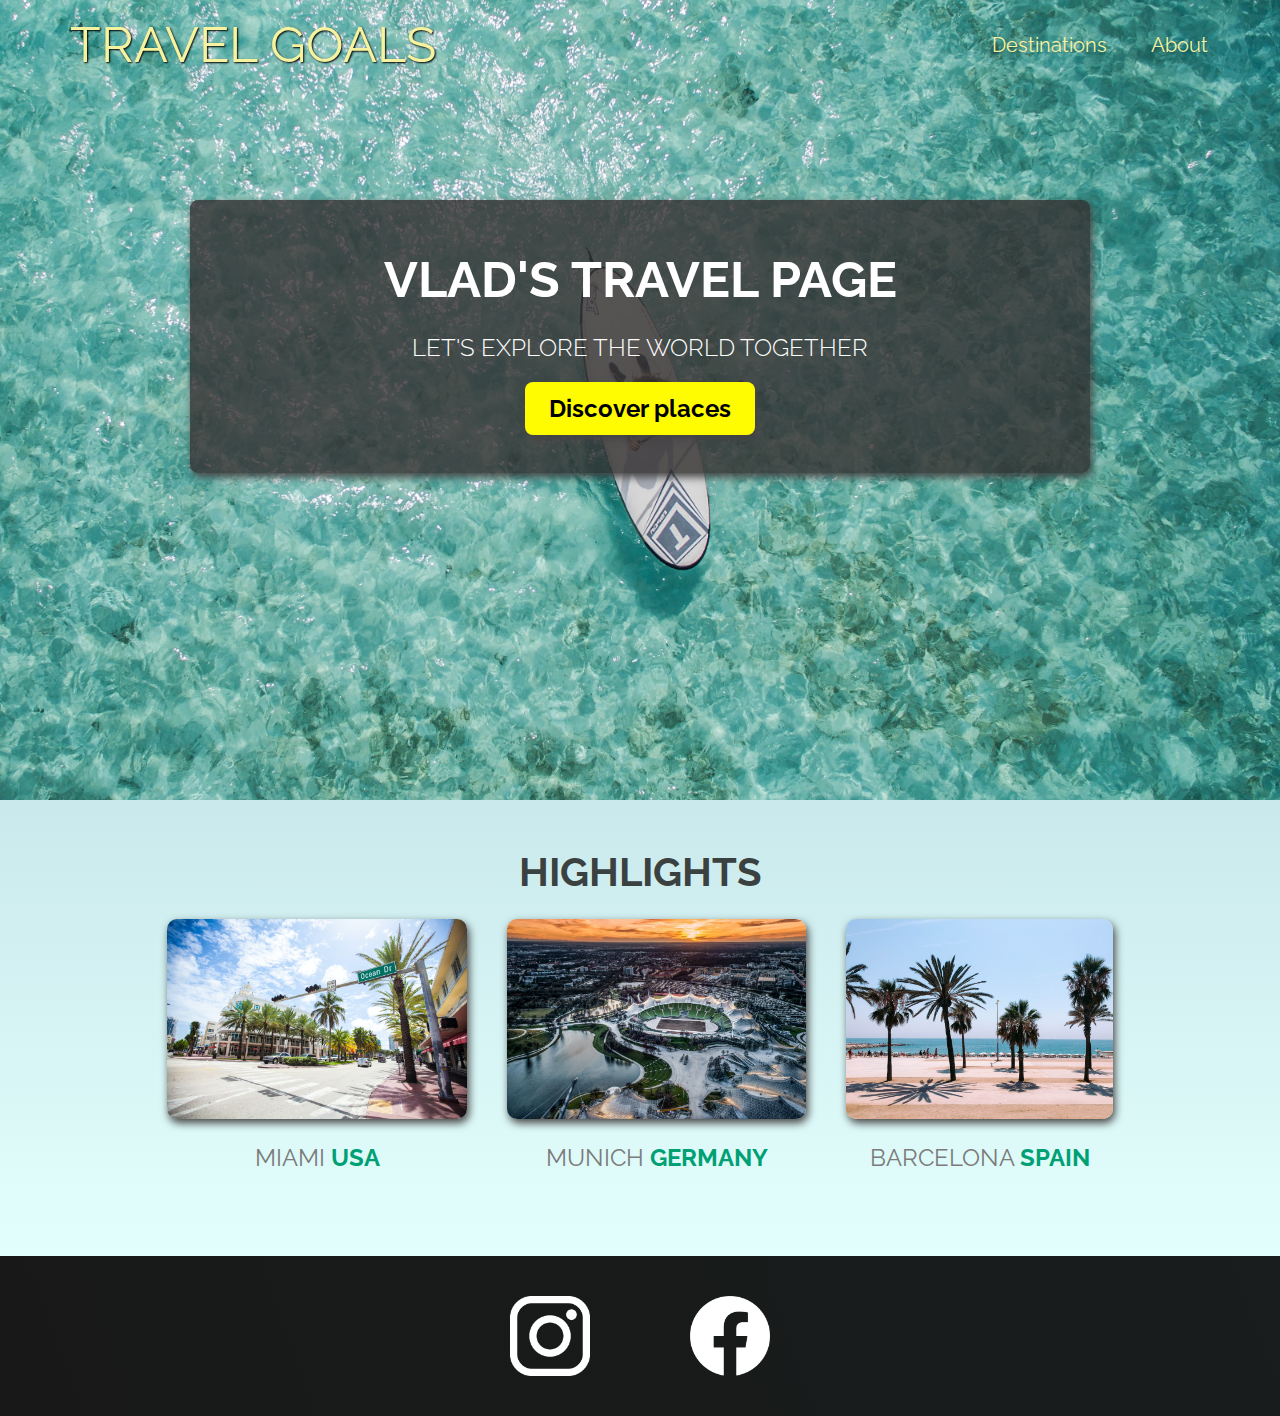
<file: index.html>
<!DOCTYPE html>
<html lang="en">

<head>
    <meta charset="UTF-8">
    <meta name="viewport" content="width=device-width, initial-scale=1.0">
    <link rel="stylesheet" href="styles.css">
    <link rel="stylesheet" href="shared.css">
    <link
        href="https://fonts.googleapis.com/css2?family=Raleway:wght@700&family=Oleo+Script:wght@700&family=Quicksand:wght@300;500;700&display=swap"
        rel="stylesheet" />
    <title>Travel Goals</title>

</head>

<body>
    <header>
        <div id="page-logo">
            <a href="/index.html">Travel Goals</a>
        </div>
        <nav>
            <ul>
                <li><a href="places.html">Destinations</a></li>
                <li><a href="about.html">About</a></li>
            </ul>
        </nav>
    </header>
    <main>
        <section id="hero">
            <div id="hero-content">
                <h1>Vlad's Travel Page</h1>
                <p>Let's explore the world together</p>
                <a href="/places.html">Discover places</a>
            </div>
        </section>
        <section id="highlights">
            <h2>Highlights</h2>
            <ul id="destinations">
                <li class="destination">
                    <img src="/images/places/miami.jpg" alt="Miami streets on sunny day">
                    <p>Miami <strong>USA</strong> </p>
                </li>
                <li class="destination">
                    <img src="/images/places/munich.jpg" alt="Munich football stadium in winter">
                    <p>Munich <strong>Germany</strong> </p>
                </li>
                <li class="destination">
                    <img src="/images/places/barcelona.jpg" alt="Barcelona">
                    <p>Barcelona <strong>Spain</strong> </p>
                </li>
            </ul>
        </section>
    </main>

    <footer>
        <ul>
            <li><a href="https://www.instagram.com"><img src="/images/icons/insta.png" alt="Instagram logo"></a></li>
            <li><a href="https://www.facebook.com"><img src="/images/icons/facebook.png" alt="Facebook logo"></a></li>
        </ul>
    </footer>
</body>

</html>
</file>
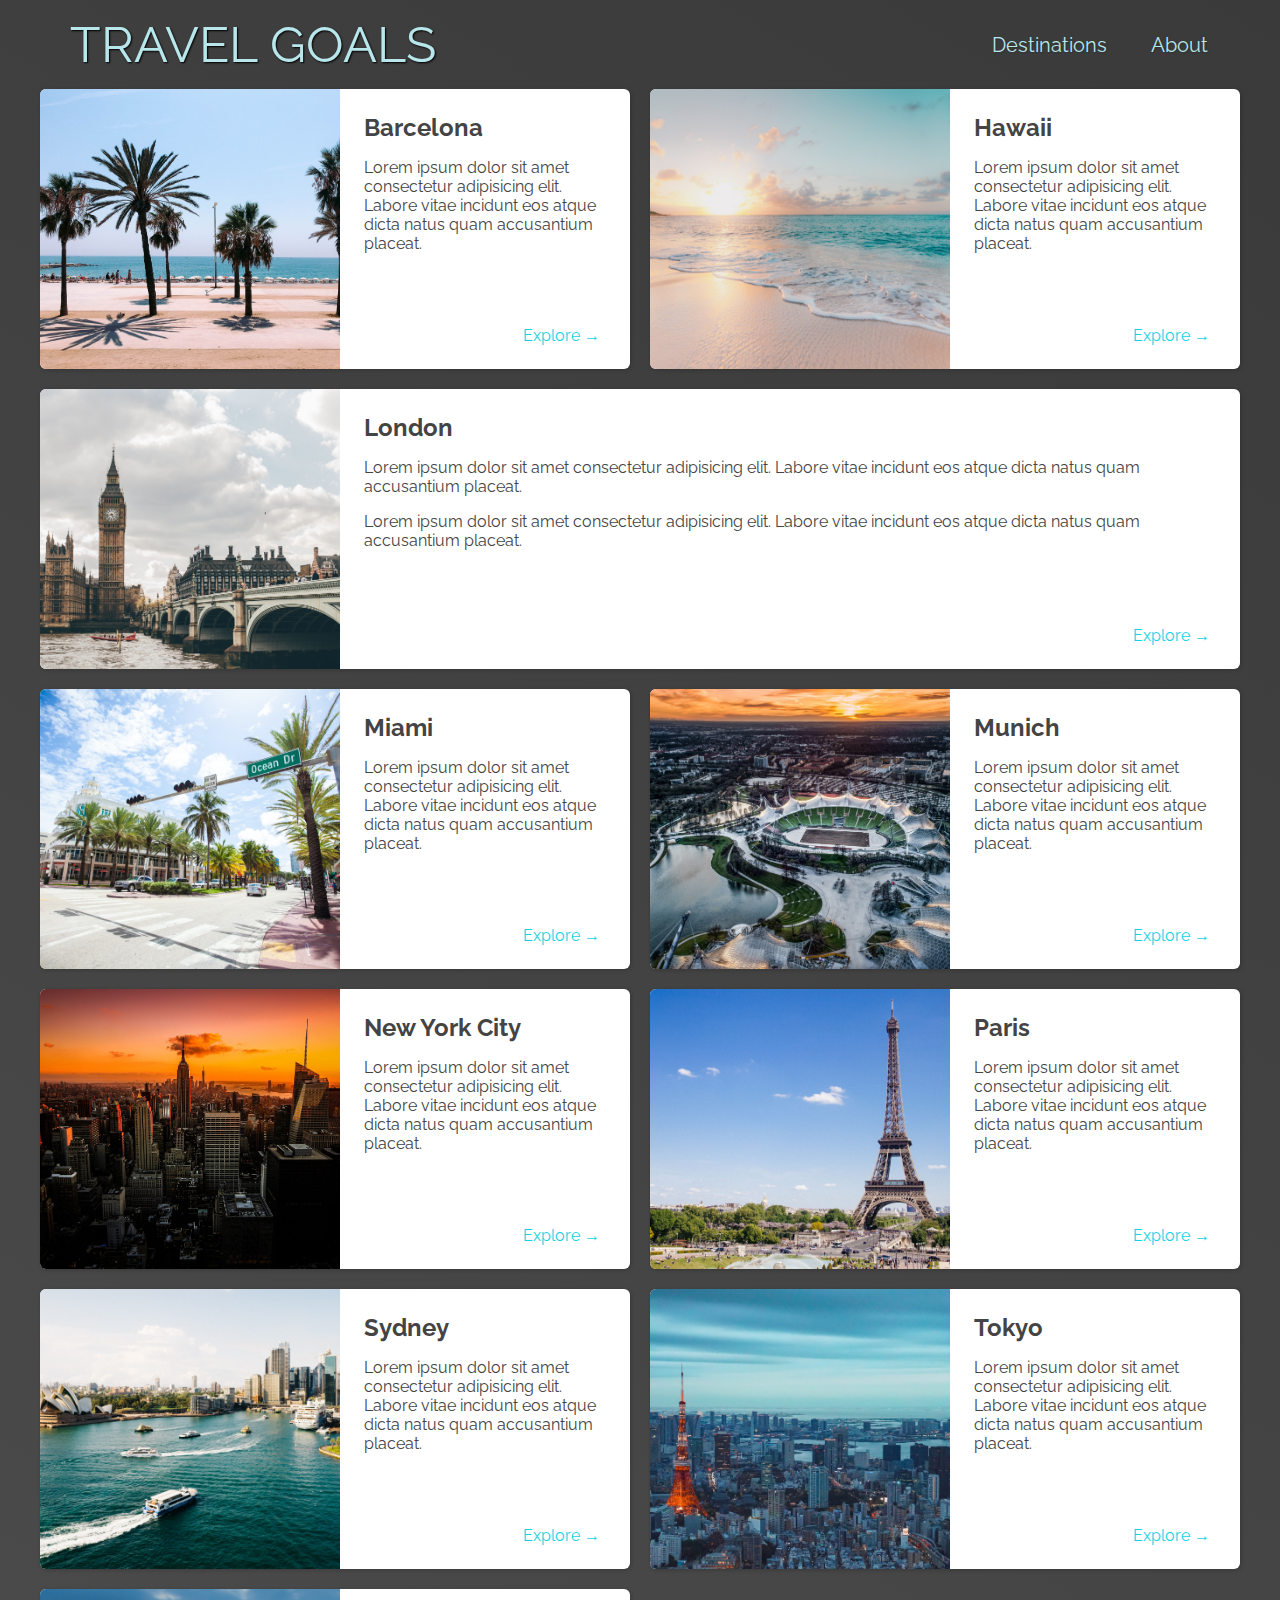
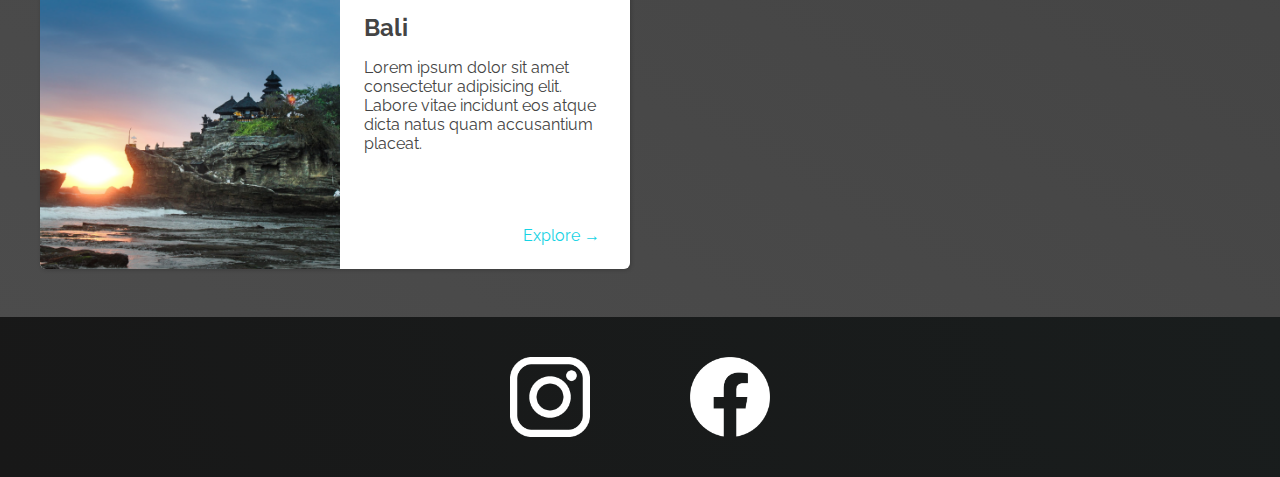
<file: places.html>
<!DOCTYPE html>
<html lang="en">

<head>
    <meta charset="UTF-8">
    <meta name="viewport" content="width=device-width, initial-scale=1.0">

    <link rel="stylesheet" href="shared.css">
    <link rel="stylesheet" href="places.css">
    <link
        href="https://fonts.googleapis.com/css2?family=Raleway:wght@700&family=Oleo+Script:wght@700&family=Quicksand:wght@300;500;700&display=swap"
        rel="stylesheet" />
    <title>Travel Goals</title>

</head>

<body>
    <header>
        <div id="page-logo">
            <a href="/index.html">Travel Goals</a>
        </div>
        <nav>
            <ul>
                <li><a href="places.html">Destinations</a></li>
                <li><a href="about.html">About</a></li>
            </ul>
        </nav>
    </header>
    <main>
        <ul>
            <li>
                <img src="images/places/barcelona.jpg" alt="City of Barcelona" />
                <div class="item-content">
                    <div>
                        <h2>Barcelona</h2>
                        <p>
                            Lorem ipsum dolor sit amet consectetur adipisicing elit. Labore
                            vitae incidunt eos atque dicta natus quam accusantium placeat.
                        </p>
                    </div>
                    <div class="actions">
                        <a href="https://en.wikipedia.org/wiki/Barcelona">Explore &#x2192</a>
                    </div>
                </div>
            </li>
            <li>
                <img src="images/places/hawaii.jpg" alt="Hawaii beach" />
                <div class="item-content">
                    <div>
                        <h2>Hawaii</h2>
                        <p>
                            Lorem ipsum dolor sit amet consectetur adipisicing elit. Labore
                            vitae incidunt eos atque dicta natus quam accusantium placeat.
                        </p>
                    </div>
                    <div class="actions">
                        <a href="hhttps://en.wikipedia.org/wiki/Hawaii">Explore &#x2192</a>
                    </div>
                </div>
            </li>
            <li id="london">
                <img src="images/places/london.jpg" alt="London city" />
                <div class="item-content">
                    <div>
                        <h2>London</h2>
                        <p>
                            Lorem ipsum dolor sit amet consectetur adipisicing elit. Labore
                            vitae incidunt eos atque dicta natus quam accusantium placeat.
                        </p>
                        <p>
                            Lorem ipsum dolor sit amet consectetur adipisicing elit. Labore
                            vitae incidunt eos atque dicta natus quam accusantium placeat.
                        </p>
                    </div>
                    <div class="actions">
                        <a href="https://en.wikipedia.org/wiki/London">Explore &#x2192</a>
                    </div>
                </div>
            </li>
            <li>
                <img src="images/places/miami.jpg" alt="Miami streets" />
                <div class="item-content">
                    <div>
                        <h2>Miami</h2>
                        <p>
                            Lorem ipsum dolor sit amet consectetur adipisicing elit. Labore
                            vitae incidunt eos atque dicta natus quam accusantium placeat.
                        </p>
                    </div>
                    <div class="actions">
                        <a href="https://en.wikipedia.org/wiki/Miami">Explore &#x2192</a>
                    </div>
                </div>
            </li>
            <li>
                <img src="images/places/munich.jpg" alt="Munich football stadium" />
                <div class="item-content">
                    <div>
                        <h2>Munich</h2>
                        <p>
                            Lorem ipsum dolor sit amet consectetur adipisicing elit. Labore
                            vitae incidunt eos atque dicta natus quam accusantium placeat.
                        </p>
                    </div>
                    <div class="actions">
                        <a href="https://en.wikipedia.org/wiki/Munich">Explore &#x2192</a>
                    </div>
                </div>
            </li>
            <li>
                <img src="images/places/new-york-city.jpg" alt="New York City skyline" />
                <div class="item-content">
                    <div>
                        <h2>New York City</h2>
                        <p>
                            Lorem ipsum dolor sit amet consectetur adipisicing elit. Labore
                            vitae incidunt eos atque dicta natus quam accusantium placeat.
                        </p>
                    </div>
                    <div class="actions">
                        <a href="https://en.wikipedia.org/wiki/New_York_City">Explore &#x2192</a>
                    </div>
                </div>
            </li>
            <li>
                <img src="images/places/paris.jpg" alt="Paris city" />
                <div class="item-content">
                    <div>
                        <h2>Paris</h2>
                        <p>
                            Lorem ipsum dolor sit amet consectetur adipisicing elit. Labore
                            vitae incidunt eos atque dicta natus quam accusantium placeat.
                        </p>
                    </div>
                    <div class="actions">
                        <a href="https://en.wikipedia.org/wiki/Paris">Explore &#x2192</a>
                    </div>
                </div>
            </li>
            <li>
                <img src="images/places/sydney.jpg" alt="Sydney beach" />
                <div class="item-content">
                    <div>
                        <h2>Sydney</h2>
                        <p>
                            Lorem ipsum dolor sit amet consectetur adipisicing elit. Labore
                            vitae incidunt eos atque dicta natus quam accusantium placeat.
                        </p>
                    </div>
                    <div class="actions">
                        <a href="https://en.wikipedia.org/wiki/Sydney">Explore &#x2192</a>
                    </div>
                </div>
            </li>
            <li>
                <img src="images/places/tokyo.jpg" alt="Tokyo skyline" />
                <div class="item-content">
                    <div>
                        <h2>Tokyo</h2>
                        <p>
                            Lorem ipsum dolor sit amet consectetur adipisicing elit. Labore
                            vitae incidunt eos atque dicta natus quam accusantium placeat.
                        </p>
                    </div>
                    <div class="actions">
                        <a href="https://en.wikipedia.org/wiki/Tokyo">Explore &#x2192</a>
                    </div>
                </div>
            </li>
            <li>
                <img src="images/places/bali.jpg" alt="Bali beach" />
                <div class="item-content">
                    <div>
                        <h2>Bali</h2>
                        <p>
                            Lorem ipsum dolor sit amet consectetur adipisicing elit. Labore
                            vitae incidunt eos atque dicta natus quam accusantium placeat.
                        </p>
                    </div>
                    <div class="actions">
                        <a href="https://en.wikipedia.org/wiki/Bali">Explore &#x2192</a>
                    </div>
                </div>
            </li>
        </ul>
    </main>

    <footer>
        <ul>
            <li><a href="https://www.instagram.com"><img src="/images/icons/insta.png" alt="Instagram logo"></a></li>
            <li><a href="https://www.facebook.com"><img src="/images/icons/facebook.png" alt="Facebook logo"></a></li>
        </ul>
    </footer>
</body>

</html>
</file>
<file: styles.css>
#hero {
    height: 800px;
    background-image: url("/images/places/ocean.jpg");
    background-position: center;
    background-size: cover;
}

#hero-content {
    width: 900px;
    background-color: rgba(51, 47, 47, 0.8);
    box-shadow: 2px 4px 8px rgb(68, 67, 67);
    border-radius: 8px;
    text-align: center;
    padding: 50px 0;
    margin: 0 auto;
    top: 200px;
    position: relative;
}

#hero-content h1 {
    color: white;
    text-transform: uppercase;
    font-size: 50px;
    font-family: "Raleway", sans-serif;
    margin: 0;
}


#hero-content p {
    color: white;
    text-transform: uppercase;
    font-size: 24px;
    font-weight: 300;
    margin-bottom: 32px;
}

#hero-content a {
    text-decoration: none;
    background-color: rgb(255, 251, 0);
    padding: 12px 24px;
    color: black;
    font-size: 24px;
    font-weight: bold;
    border-radius: 8px;
    box-shadow: 2px 4px 8px rgb(68, 67, 67);
}

#hero-content a:hover {
    background-color: rgb(255, 238, 0);
}

#highlights {
    padding: 24px;
    background: linear-gradient(0deg, rgb(227, 255, 253), rgb(202, 233, 236));
}

#highlights h2 {
    text-transform: uppercase;
    text-align: center;
    font-size: 40px;
    color: rgb(58, 65, 64);
    margin: 24px 0;
}

#destinations {
    display: flex;
    width: 90%;
    margin: auto;
    margin-bottom: 40px;
    justify-content: center;
}

.destination {
    margin: 0 20px;
    text-transform: uppercase;
}

.destination p {
    text-align: center;
    font-size: 24px;
    color: rgb(124, 123, 123);
    margin: 20px 0;
}

.destination strong {
    color: rgb(0, 160, 117);
}

.destination img {
    height: 200px;
    width: 100%;
    box-shadow: 2px 4px 8px rgb(68, 67, 67);
    border-radius: 10px;
    object-fit: cover;
}
</file>
<file: shared.css>
body {
    font-family: "Raleway", sans-serif;
    margin: 0;
}

ul {
    list-style: none;
    margin: 0;
    padding: 0;
}

header {
    display: flex;
    justify-content: space-between;
    align-items: center;
    padding: 15px 60px;
    position: absolute;
    width: 100%;
    box-sizing: border-box;
    top: 0;
    left: 0;
}


header ul {
    display: flex;
}

header li {
    margin-left: 20px;
}

#page-logo a {
    padding: 10px;
    font-family: "Raleway", sans-serif;
    color: rgb(245, 243, 160);
    font-size: 50px;
    text-decoration: none;
    text-transform: uppercase;
    text-shadow: 1px 1px 2px rgb(0, 0, 0);
}

header a {
    color: rgb(245, 243, 160);
    text-decoration: none;
    font-size: 20px;
    padding: 12px;
    text-shadow: 1px 1px 2px rgba(0, 0, 0, 0.2);
    border-radius: 6px;
}

header nav a:hover {
    color: rgb(77, 77, 77);
    background-color: rgb(255, 251, 0);
}

footer {
    background: linear-gradient(70deg, rgb(24, 24, 24), rgb(25, 29, 29));
}

footer ul {
    display: flex;
    justify-content: center;
    padding: 40px;
}

footer li {
    width: 80px;
    height: 80px;
    margin: 0px 50px;
}

footer img {
    width: 100%;
    height: 100%;
}
</file>
<file: places.css>
body {
    background: linear-gradient(30deg, rgb(77, 77, 77), rgb(58, 58, 58));
    color: rgb(68, 68, 68);
}

#page-logo a {
    color: rgb(183, 230, 235);
}

header {
    position: static;
}

header a {
    color: rgb(183, 230, 235);
}

header nav a:hover {
    background-color: rgb(183, 230, 235);

    color: rgb(59, 59, 59);
}

main ul {
    width: 1200px;
    margin: 0 auto 48px auto;
    display: grid;
    grid-template-columns: 1fr 1fr;
    gap: 20px 20px;
}

#london {
    grid-column: 1 / span 2;
}

main li {
    display: flex;
    background-color: white;
    box-shadow: 1px 1px 4px rgba(0, 0, 0, 0.2);
    border-radius: 6px;
    overflow: hidden;

}

main li img {
    width: 300px;
    height: 280px;
    object-fit: cover;
}

.item-content {
    padding: 24px;
    display: flex;
    flex-direction: column;
    justify-content: space-between;
}

.item-content h2 {
    margin: 0;
}

.actions {
    text-align: right;
}

.actions a {
    text-decoration: none;
    padding: 6px;
    color: rgb(22, 211, 228);
    border-radius: 8px;
}

.actions a:hover {
    background-color: rgb(235, 253, 255);

}
</file>
